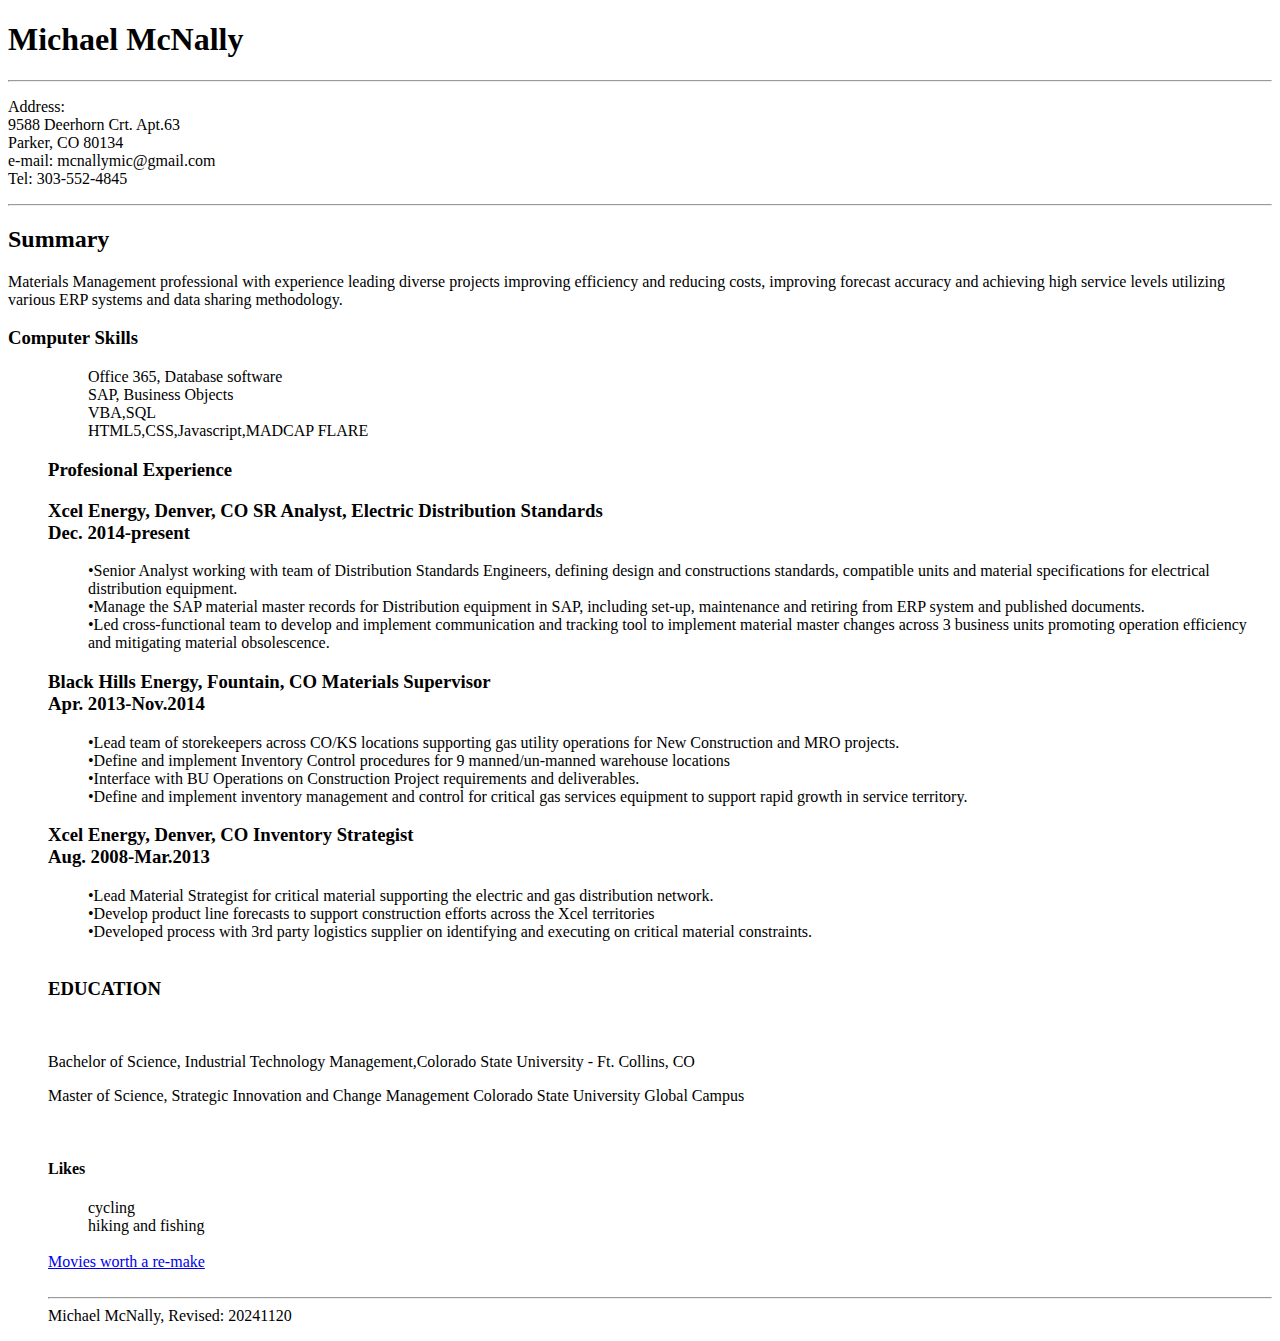
<file: index.html>
<!-- TODO 1: Create the HTML Boilerplate -->
<!DOCTYPE html>
<html lang="en">
<head>
    <meta charset="UTF-8">
    <meta name="viewport" content="width=device-width, initial-scale=1.0">
    <title>My Resume</title>
</head>
<body>
    <h1>Michael McNally</h1>
    <hr/>
    <p>Address:<br/>
        9588 Deerhorn Crt. Apt.63<br />
        Parker, CO 80134<br />
        e-mail: mcnallymic@gmail.com<br />
        Tel: 303-552-4845</p>
        <hr/>
<h2>Summary</h2>
<p>Materials Management professional with experience leading diverse projects improving efficiency and reducing costs, improving forecast accuracy and achieving high service levels utilizing various ERP systems and data sharing methodology.</p>
<h3>Computer Skills</h3>
<ul>
    <ol>Office 365, Database software</ol>
    <ol>SAP, Business Objects</ol>
    <ol>VBA,SQL</ol>
    <ol>HTML5,CSS,Javascript,MADCAP FLARE</ol>
 <h3>Profesional Experience</h3>
 <h3>Xcel Energy, Denver, CO
    SR Analyst, Electric Distribution Standards  	<br>Dec. 2014-present</h3>
<ul>•Senior Analyst working with team of Distribution Standards Engineers, defining design and constructions standards, compatible units and material specifications for electrical distribution equipment.</ul>
<ul>•Manage the SAP material master records for Distribution equipment in SAP, including set-up, maintenance and retiring from ERP system and published documents.</ul>
<ul>•Led cross-functional team to develop and implement communication and tracking tool to implement material master changes across 3 business units promoting operation efficiency and mitigating material obsolescence.</ul>

<h3>Black Hills Energy, Fountain, CO
    Materials Supervisor    	<br>Apr. 2013-Nov.2014</h3>
<ul>•Lead team of storekeepers across CO/KS locations supporting gas utility operations for New Construction and MRO projects.</ul>
<ul>•Define and implement Inventory Control procedures for 9 manned/un-manned warehouse locations</ul>
<ul>•Interface with BU Operations on Construction Project requirements and deliverables.</ul>
<ul>•Define and implement inventory management and control for critical gas services equipment to support rapid growth in service territory.</ul>
<h3>Xcel Energy, Denver, CO
    Inventory Strategist    	<br>Aug. 2008-Mar.2013</h3>
<ul>•Lead Material Strategist for critical material supporting the electric and gas distribution network.</ul>
<ul>•Develop product line forecasts to support construction efforts across the Xcel territories</ul>
<ul>•Developed process with 3rd party logistics supplier on identifying and executing on critical material constraints.</ul>
<br>
<h3>EDUCATION</h3><br>
<p>Bachelor of Science, Industrial Technology Management,Colorado State University - Ft. Collins, CO</p>
<p>Master of Science, Strategic Innovation and Change Management Colorado State University Global Campus</p><br>









<h4>Likes</h4>
<ol>cycling</ol>
<ol>hiking and fishing</ol><br>

    <a href="/public/movie-ranking.html">Movies worth a re-make</a><br/>
    





</body>
</html>
<br>
<hr>
<footnote>Michael McNally, Revised: 20241120</footnote>
</file>
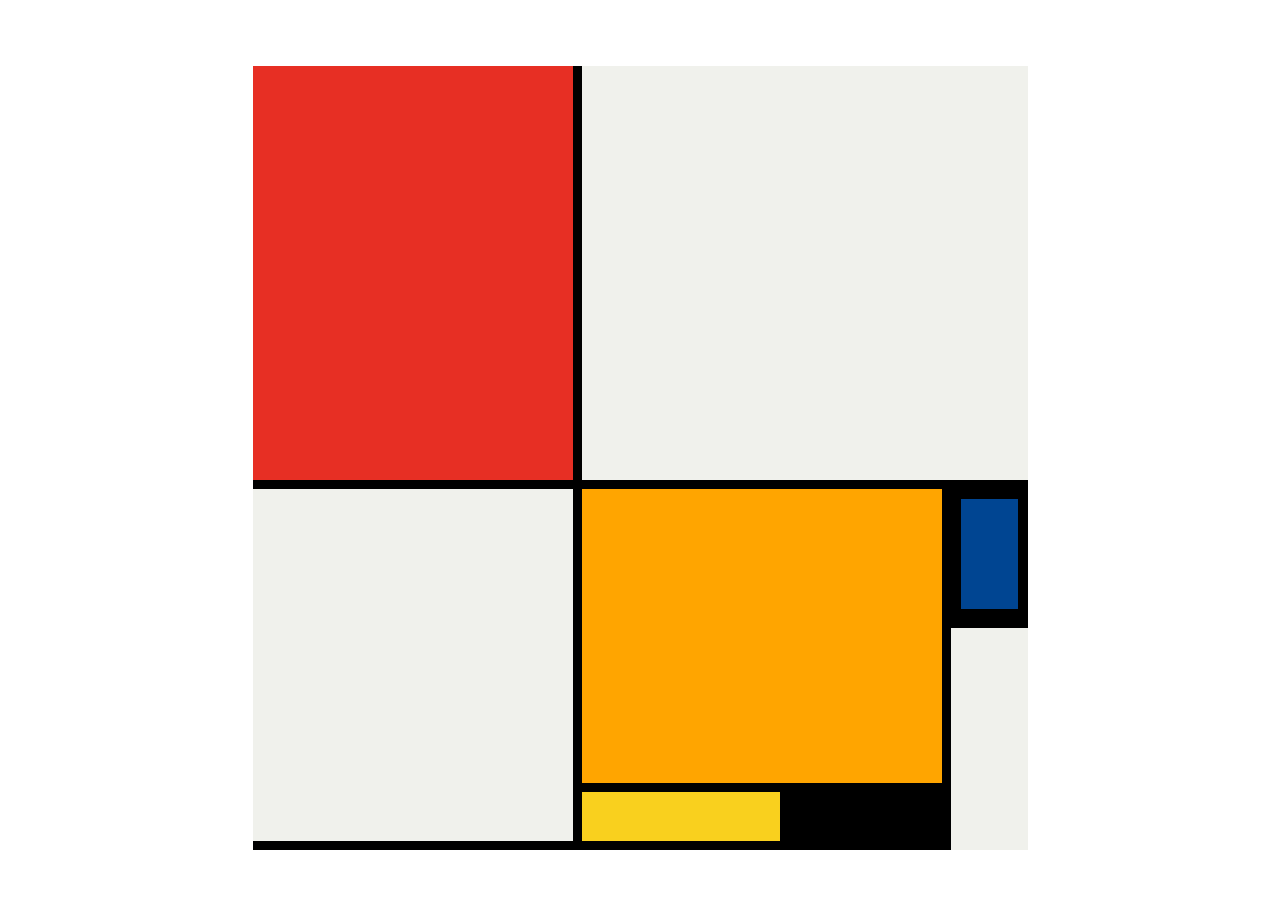
<file: gridwork.html>
<!DOCTYPE html>
<html lang="en">

<head>
  <meta charset="UTF-8">
  <meta name="viewport" content="width=device-width, initial-scale=1.0">
  <title>My Gridwork-Mondrian Project</title>
  <style>
body{
    display: flex;
    align-items: center;
    justify-content: center;
    height: 100vh;
    
}
    .container{
      display: grid;
      
      grid-template-rows: 414px 130px 155px 49px;
      grid-template-columns: 320px 198px 153px 77px;
      gap: 9px;
      background-color: black;
      justify-content: center;
      border: none;
      
    }
    .box1{
grid-template-rows: 414px;
grid-template-columns: 320px;
background-color: #e72f24;


    }
    .box2{
      grid-template-rows: 414px;
      grid-column-start: span 3;
background-color: #f0f1ec;

    }

    .box3{
      grid-template-rows: 295px;
grid-template-columns: 320px;
background-color: #f0f1ec;
grid-row-start: span 3;
    }
    .box4{
      grid-template-rows: 295px;
     
grid-column-start: 2;
grid-column-end: 4;
background-color: orange;
grid-row-start: span 2;
    }
    .box5{
      grid-template-rows: 130px;
      grid-template-columns: 50px;
      border-width: 10px;
      border-color: black;
      
      border-style: solid;
      grid-column-start: 4;
      grid-row-start: 2;
      grid-row-end:span ;
background-color: #004592;

    }
    .box6{
      grid-template-rows: 150px;
grid-row-start: span 3;
background-color: #f0f1ec;

    }
    .box7{
      grid-template-rows: 20px;
      grid-template-columns: 198px;
grid-column-start: 2;
background-color: #F9D01E;

    }
    .box8{
      grid-template-rows: 20px;
      grid-column-start: 3;
      
background-color: black;

    }
    

 
  </style>
</head>


<body>
  <div class= "container">
    <div class="box1"> </div>
    <div class="box2"> </div>
    <div class="box3"> </div>
    <div class="box4"> </div>
    <div class="box5"> </div>
    <div class="box6"> </div>
    <div class="box7"> </div>
    <div class="box8"> </div>
    



</div>

 
</body>

</html>
</file>
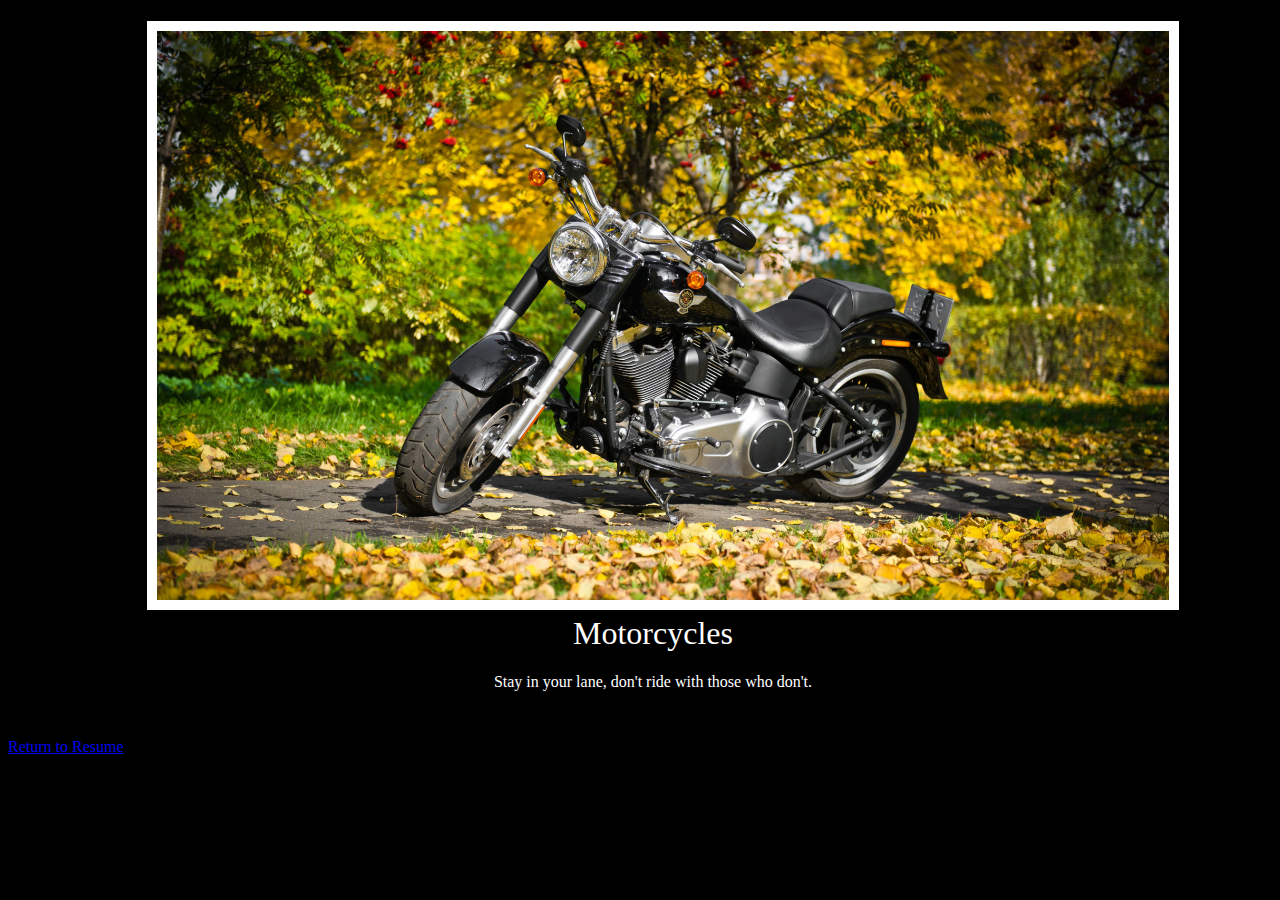
<file: posterbike.html>
<!DOCTYPE html>
<html lang="en" style="background-color: black;">
<head>
  <meta charset="UTF-8">
  <meta name="viewport" content="width=device-width, initial-scale=1.0">
  <title>Document</title>


<link rel="stylesheet" href="style.css"

</head>

<body>
<div>
<img id="box1" src= ".//assets/images/harley-davidson-motorcycle-2.jpg" </img>

<h1 id="box2">Motorcycles</h1>
<p id="box3"> Stay in your lane, don't ride with those who don't.</p></div>

<br/>



<a href="/index.html">Return to Resume</a><br/>
</body>
</html>
</file>
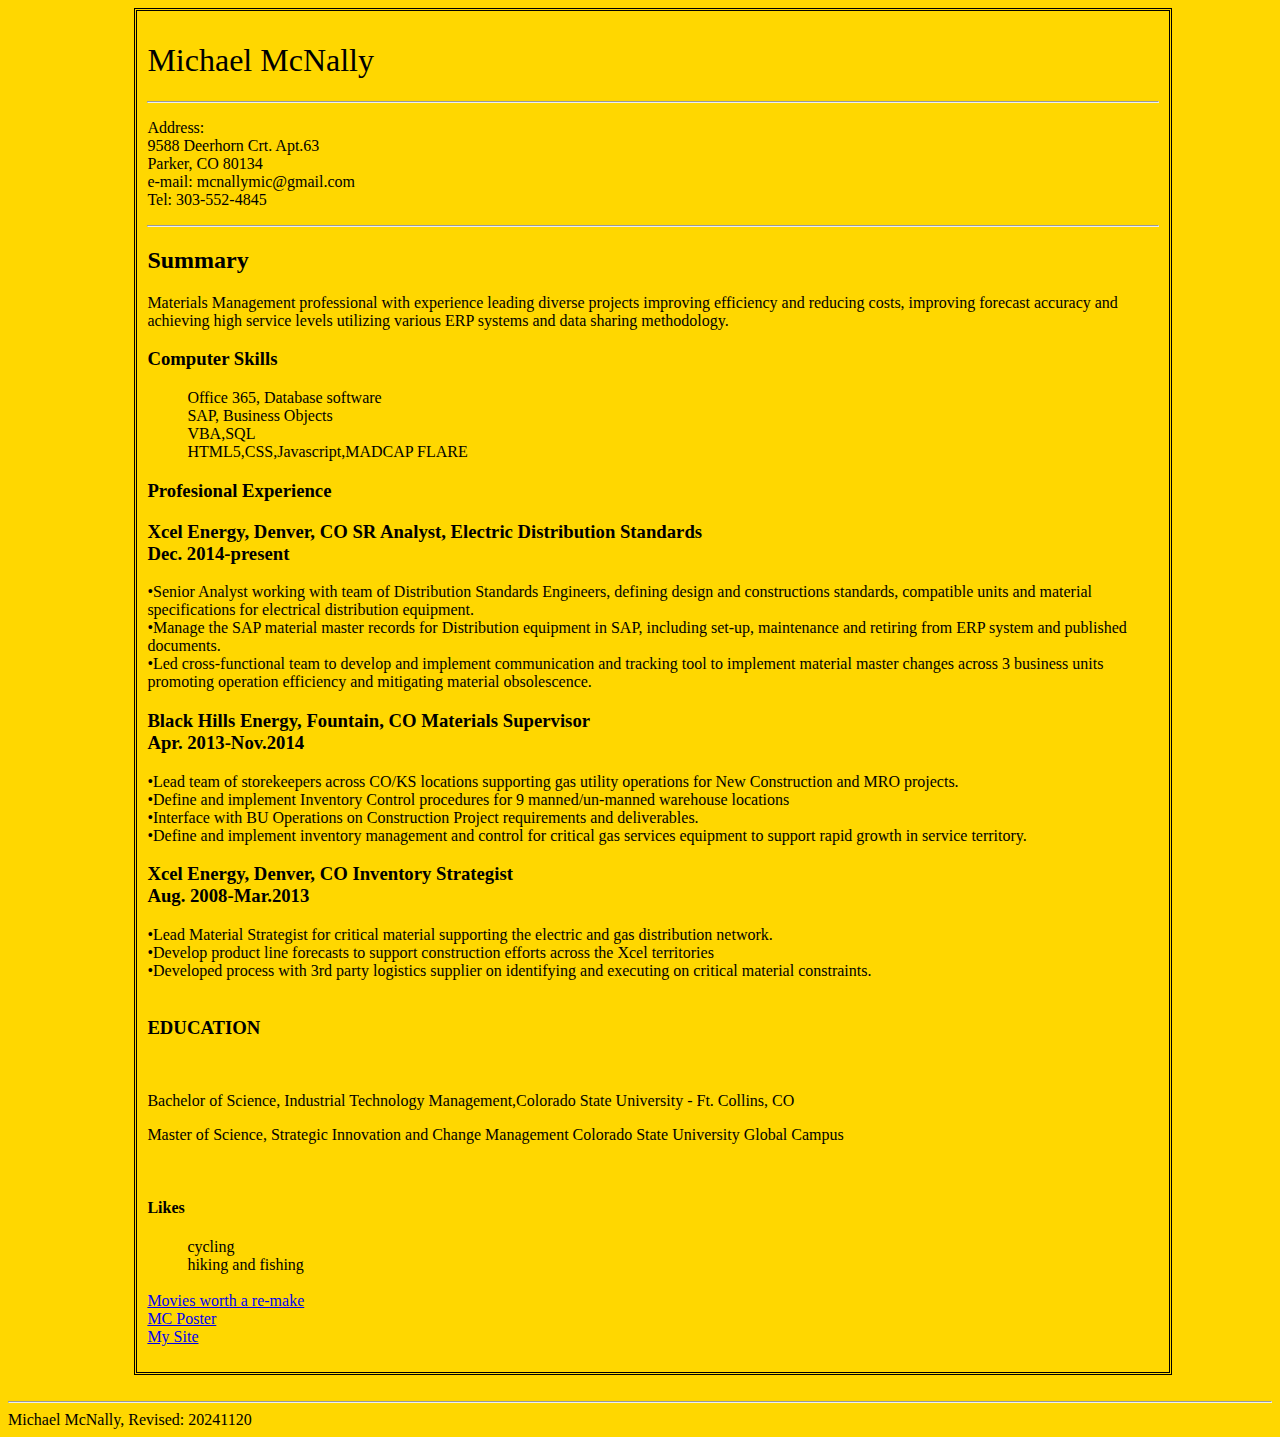
<file: Resume.html>
<!-- TODO 1: Create the HTML Boilerplate -->
<!DOCTYPE html>
<html lang="en">
<head>
    <meta charset="UTF-8">
    <meta name="viewport" content="width=device-width, initial-scale=1.0">
    <title>My Resume</title>
    <link rel="stylesheet" href="./style.css"/>
</head>
<body>
    <div class="#box4">
    <h1>Michael McNally</h1>
    <hr/>
    <p>Address:<br/>
        9588 Deerhorn Crt. Apt.63<br />
        Parker, CO 80134<br />
        e-mail: mcnallymic@gmail.com<br />
        Tel: 303-552-4845</p>
        <hr/>
<h2>Summary</h2>
<p>Materials Management professional with experience leading diverse projects improving efficiency and reducing costs, improving forecast accuracy and achieving high service levels utilizing various ERP systems and data sharing methodology.</p>
<h3>Computer Skills</h3>
<ul>
    <ol>Office 365, Database software</ol>
    <ol>SAP, Business Objects</ol>
    <ol>VBA,SQL</ol>
    <ol>HTML5,CSS,Javascript,MADCAP FLARE</ol>
 <h3>Profesional Experience</h3>
 <h3>Xcel Energy, Denver, CO
    SR Analyst, Electric Distribution Standards  	<br>Dec. 2014-present</h3>
<ul>•Senior Analyst working with team of Distribution Standards Engineers, defining design and constructions standards, compatible units and material specifications for electrical distribution equipment.</ul>
<ul>•Manage the SAP material master records for Distribution equipment in SAP, including set-up, maintenance and retiring from ERP system and published documents.</ul>
<ul>•Led cross-functional team to develop and implement communication and tracking tool to implement material master changes across 3 business units promoting operation efficiency and mitigating material obsolescence.</ul>

<h3>Black Hills Energy, Fountain, CO
    Materials Supervisor    	<br>Apr. 2013-Nov.2014</h3>
<ul>•Lead team of storekeepers across CO/KS locations supporting gas utility operations for New Construction and MRO projects.</ul>
<ul>•Define and implement Inventory Control procedures for 9 manned/un-manned warehouse locations</ul>
<ul>•Interface with BU Operations on Construction Project requirements and deliverables.</ul>
<ul>•Define and implement inventory management and control for critical gas services equipment to support rapid growth in service territory.</ul>
<h3>Xcel Energy, Denver, CO
    Inventory Strategist    	<br>Aug. 2008-Mar.2013</h3>
<ul>•Lead Material Strategist for critical material supporting the electric and gas distribution network.</ul>
<ul>•Develop product line forecasts to support construction efforts across the Xcel territories</ul>
<ul>•Developed process with 3rd party logistics supplier on identifying and executing on critical material constraints.</ul>
<br>
<h3>EDUCATION</h3><br>
<p>Bachelor of Science, Industrial Technology Management,Colorado State University - Ft. Collins, CO</p>
<p>Master of Science, Strategic Innovation and Change Management Colorado State University Global Campus</p><br>


<h4>Likes</h4>
<ol>cycling</ol>
<ol>hiking and fishing</ol><br>

    <a href="public/movie-ranking.html">Movies worth a re-make</a><br/>
    <a href="posterbike.html">MC Poster</a><br/>
<a href="mySite.html">My Site</a><br/>

</div>
</body>
</html>
<br>
<hr>
<footnote>Michael McNally, Revised: 20241120</footnote>
</file>
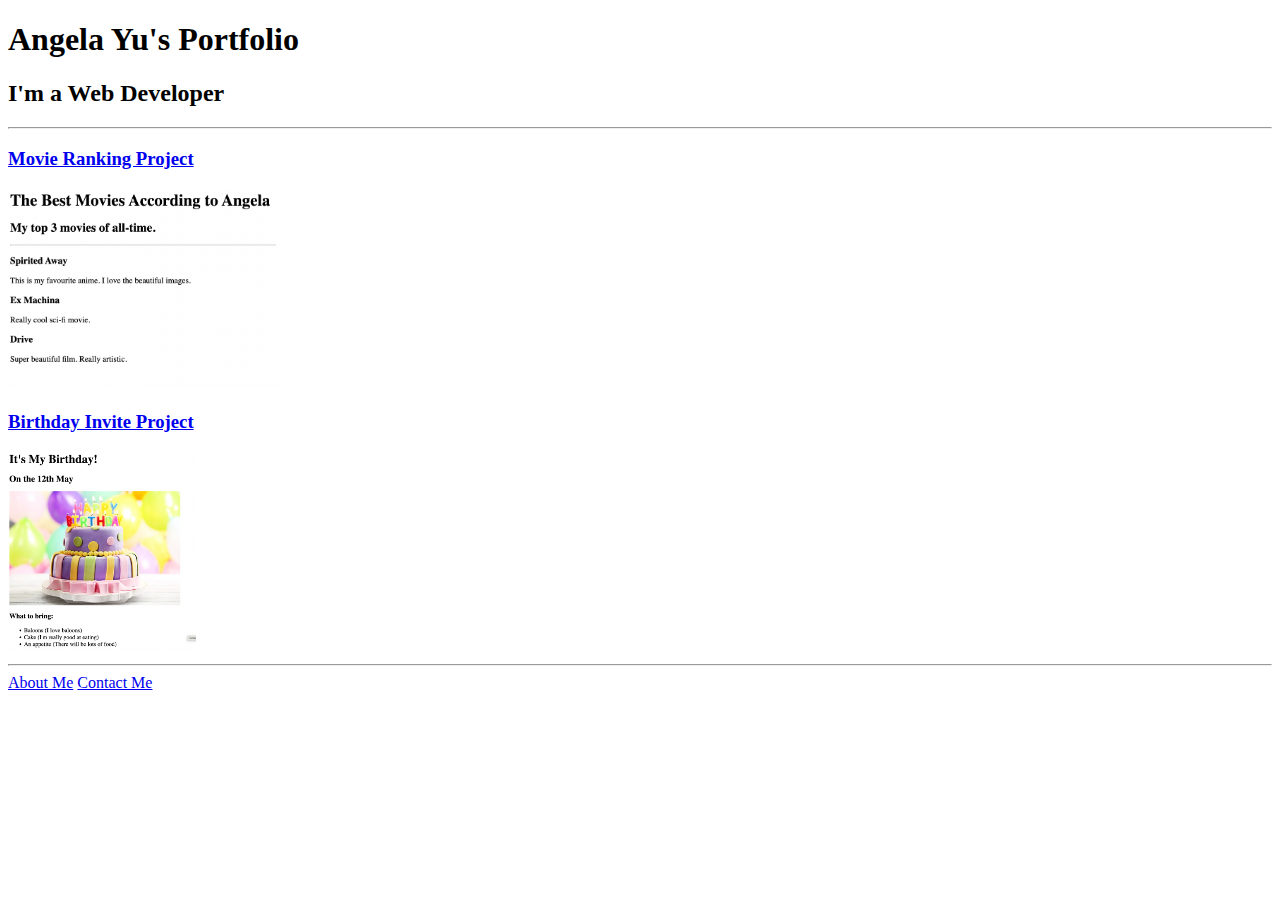
<file: solution.html>
<!DOCTYPE html>
<html lang="en">

<head>
  <meta charset="UTF-8">
  <title>Angela's Portfolio</title>
</head>

<body>
  <h1>Angela Yu's Portfolio</h1>
  <h2>I'm a Web Developer</h2>
  <hr />
  <h3><a href="./public/movie-ranking.html">Movie Ranking Project</a></h3>
  <img src="./assets/images/movie-ranking.png" height="200" alt="movie ranking project preview"/>
  <h3><a href="./public/birthday-invite.html">Birthday Invite Project</a></h3>
  <img src="./assets/images/birthday-invite.png" height="200" alt="birthday invite project preview"/>
  <hr />
  <a href="./public/about.html">About Me</a>
  <a href="./public/contact.html">Contact Me</a>
</body>

</html>
</file>
<file: style.css>
h1{font-weight: 300;}
html{background-color: gold;}
div{
    margin-left: 10%;
    width: 80%;
    padding: 10px;
    border-style: double;
    

}
#box1{ border-image-width: 10px;
    inline-size: 100%;
    border: 10px white solid;
    } 

#box2{color: white;
    inline-size: 100%;
    margin-top: 1px;
    text-align: center;

}
#box3{color: white;
   margin-top: 0px;
    width: 100%;
    align-content: center;
    text-align: center;
}
 .box4{
    margin-left: 1px;
    margin-right: 1px;
 }
 ul{
    
    list-style-type:none;
    padding-left: 0px;
}
</file>
